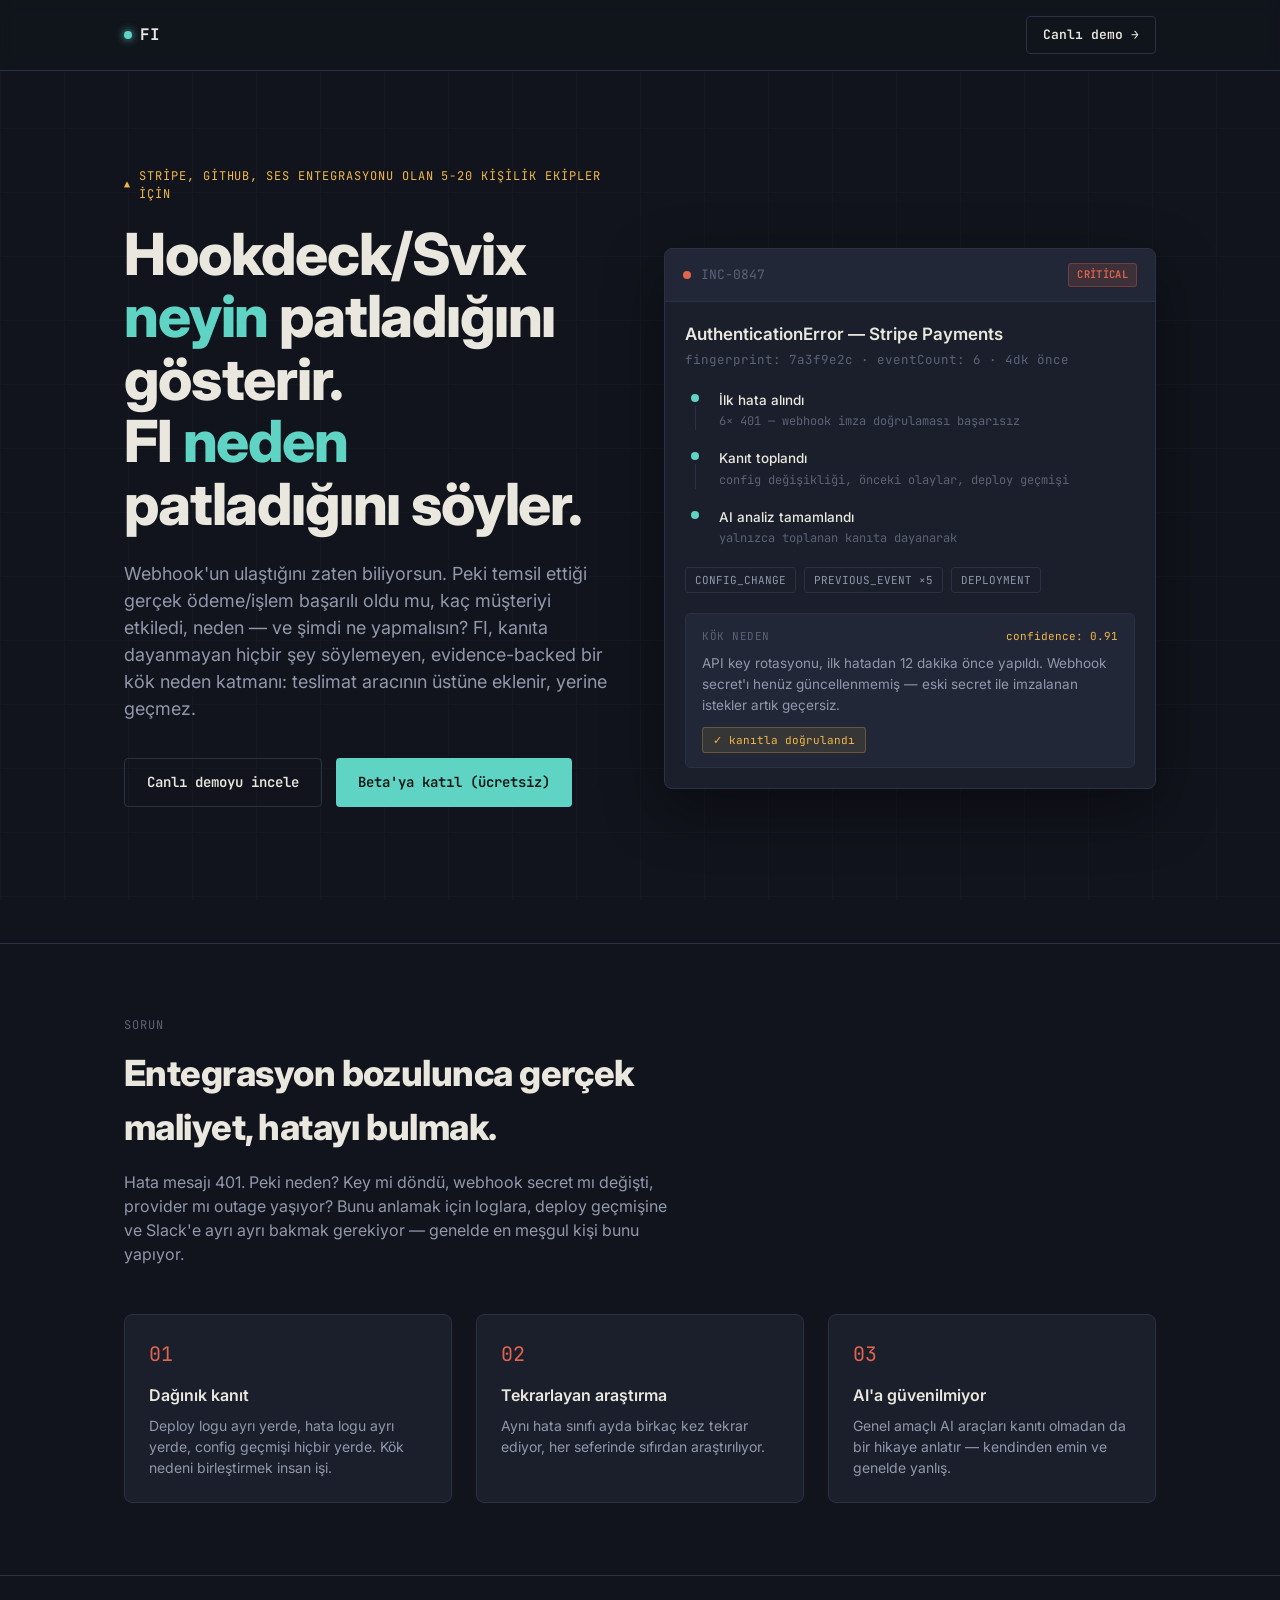
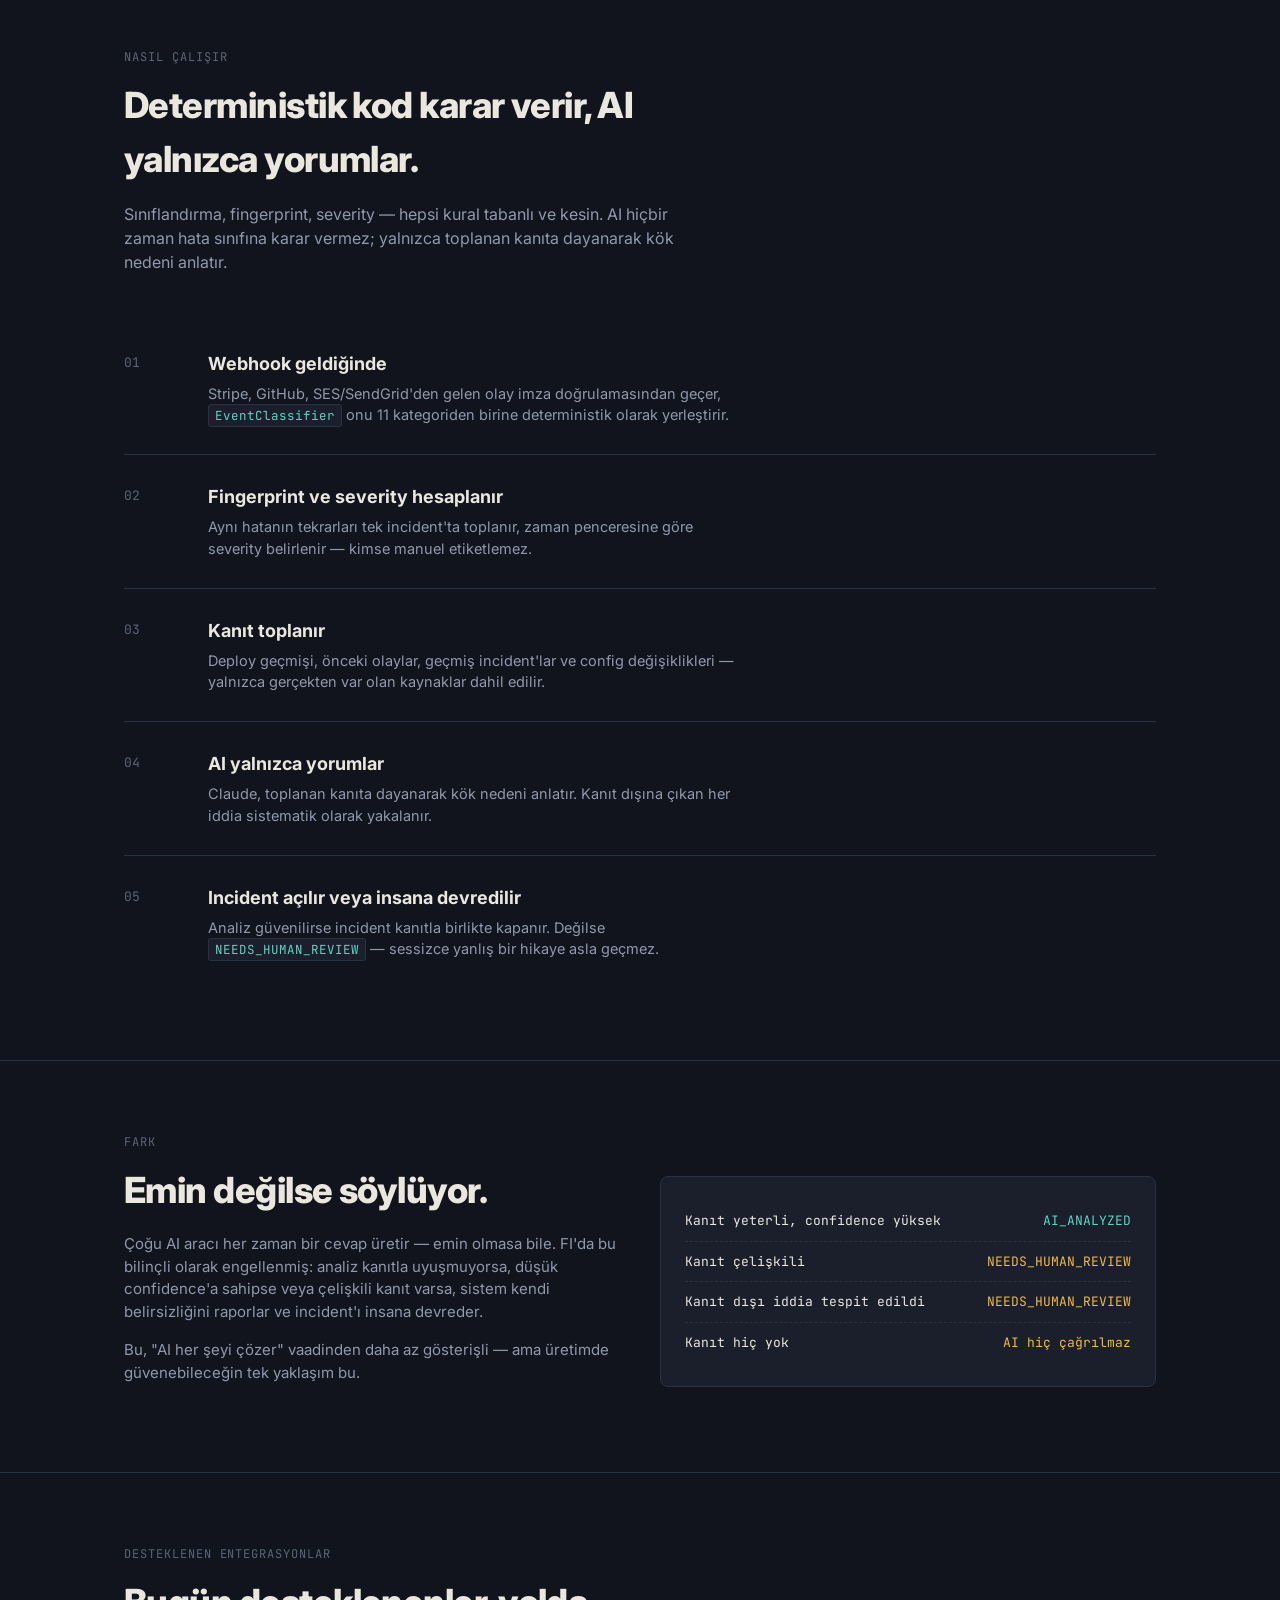
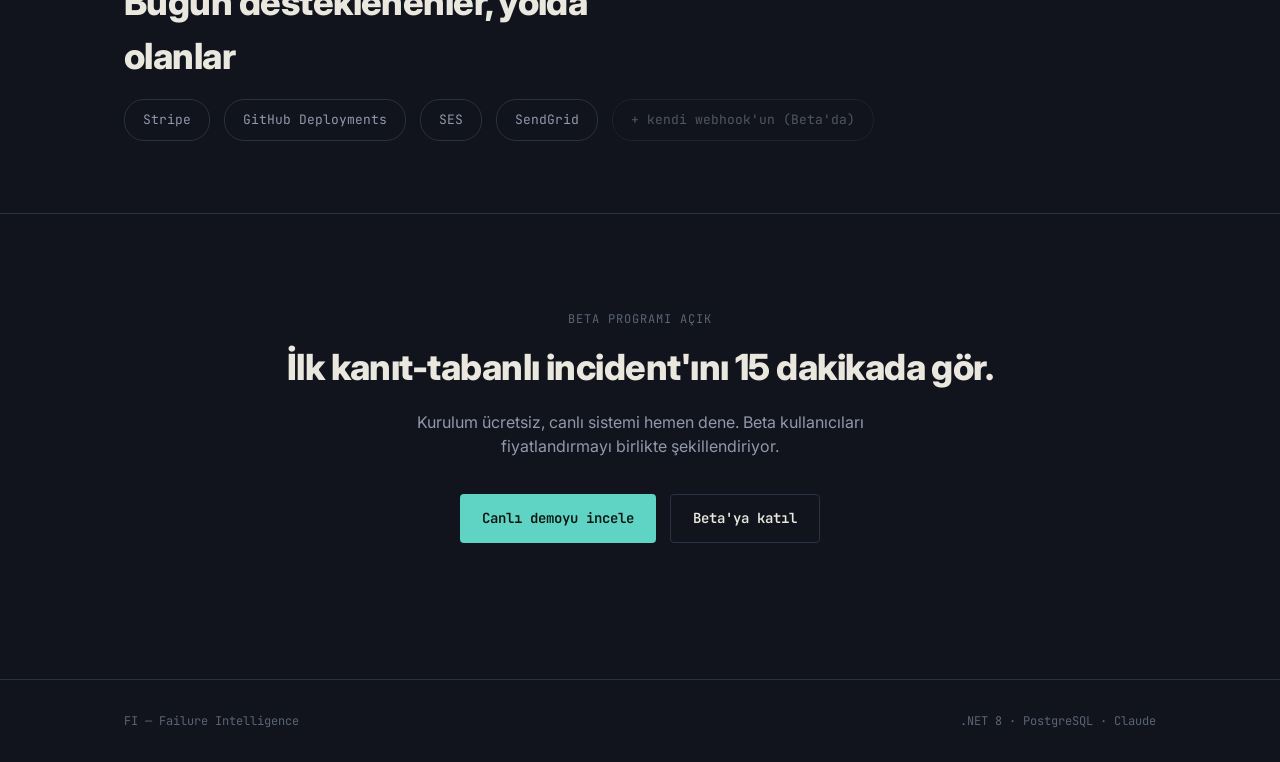
<file: landing/index.html>
<!DOCTYPE html>
<html lang="tr">
<head>
<meta charset="UTF-8">
<meta name="viewport" content="width=device-width, initial-scale=1.0">
<title>FI — Entegrasyon bozulduğunda tahmin etme, kanıtla</title>
<link rel="preconnect" href="https://fonts.googleapis.com">
<link href="https://fonts.googleapis.com/css2?family=JetBrains+Mono:wght@400;500;600;700&family=Inter:wght@400;500;600;700;800&display=swap" rel="stylesheet">
<style>
  :root {
    --bg: #11141c;
    --surface: #1a1f2b;
    --surface-2: #212736;
    --border: #2b3144;
    --text: #e9e7de;
    --text-dim: #9198ac;
    --text-faint: #5b6376;
    --amber: #f2b84b;
    --teal: #5fd4c4;
    --red: #e0654f;
    --mono: 'JetBrains Mono', monospace;
    --sans: 'Inter', sans-serif;
  }
  * { box-sizing: border-box; margin: 0; padding: 0; }
  html { scroll-behavior: smooth; }
  body {
    background: var(--bg);
    color: var(--text);
    font-family: var(--sans);
    line-height: 1.5;
    -webkit-font-smoothing: antialiased;
  }
  body::before {
    content: "";
    position: fixed;
    inset: 0;
    background-image:
      linear-gradient(var(--border) 1px, transparent 1px),
      linear-gradient(90deg, var(--border) 1px, transparent 1px);
    background-size: 64px 64px;
    opacity: 0.15;
    pointer-events: none;
    z-index: 0;
  }
  .wrap { max-width: 1080px; margin: 0 auto; padding: 0 24px; position: relative; z-index: 1; }

  a { color: inherit; }
  a:focus-visible, button:focus-visible { outline: 2px solid var(--teal); outline-offset: 3px; }

  /* NAV */
  nav {
    position: sticky; top: 0; z-index: 10;
    background: rgba(17,20,28,0.85);
    backdrop-filter: blur(8px);
    border-bottom: 1px solid var(--border);
  }
  nav .wrap { display: flex; align-items: center; justify-content: space-between; padding: 16px 24px; }
  .logo { font-family: var(--mono); font-weight: 700; font-size: 16px; letter-spacing: 0.02em; display: flex; align-items: center; gap: 8px; }
  .logo .dot { width: 8px; height: 8px; border-radius: 50%; background: var(--teal); box-shadow: 0 0 8px var(--teal); }
  .nav-cta {
    font-family: var(--mono); font-size: 13px; font-weight: 600;
    padding: 8px 16px; border: 1px solid var(--border); border-radius: 4px;
    text-decoration: none; color: var(--text); transition: border-color 0.15s;
  }
  .nav-cta:hover { border-color: var(--teal); }

  /* HERO */
  header.hero { padding: 96px 0 72px; }
  .eyebrow {
    font-family: var(--mono); font-size: 12px; color: var(--amber);
    letter-spacing: 0.08em; text-transform: uppercase; margin-bottom: 20px;
    display: flex; align-items: center; gap: 8px;
  }
  .eyebrow::before { content: "▲"; font-size: 10px; }
  h1 {
    font-family: var(--sans); font-weight: 800; font-size: clamp(34px, 5.2vw, 58px);
    line-height: 1.08; letter-spacing: -0.02em; max-width: 15ch; margin-bottom: 24px;
  }
  h1 em { font-style: normal; color: var(--teal); }
  .hero-sub {
    font-size: 18px; color: var(--text-dim); max-width: 46ch; margin-bottom: 36px;
  }
  .cta-row { display: flex; gap: 14px; flex-wrap: wrap; margin-bottom: 64px; }
  .btn {
    font-family: var(--mono); font-weight: 600; font-size: 14px;
    padding: 13px 22px; border-radius: 4px; text-decoration: none;
    display: inline-flex; align-items: center; gap: 8px; transition: transform 0.12s, box-shadow 0.12s;
  }
  .btn-primary { background: var(--teal); color: #0c1410; }
  .btn-primary:hover { transform: translateY(-1px); box-shadow: 0 4px 20px rgba(95,212,196,0.25); }
  .btn-secondary { border: 1px solid var(--border); color: var(--text); }
  .btn-secondary:hover { border-color: var(--text-dim); }

  /* INCIDENT CARD — signature element */
  .incident-card {
    background: var(--surface); border: 1px solid var(--border); border-radius: 8px;
    overflow: hidden; box-shadow: 0 20px 60px rgba(0,0,0,0.4);
  }
  .incident-head {
    display: flex; align-items: center; justify-content: space-between;
    padding: 14px 18px; border-bottom: 1px solid var(--border); background: var(--surface-2);
  }
  .incident-head-left { display: flex; align-items: center; gap: 10px; font-family: var(--mono); font-size: 13px; }
  .sev-dot { width: 8px; height: 8px; border-radius: 50%; background: var(--red); animation: pulse 2s infinite; }
  @keyframes pulse { 0%,100% { opacity: 1; } 50% { opacity: 0.4; } }
  .incident-id { color: var(--text-faint); }
  .badge {
    font-family: var(--mono); font-size: 10.5px; font-weight: 600; padding: 3px 8px;
    border-radius: 3px; text-transform: uppercase; letter-spacing: 0.03em;
  }
  .badge-critical { background: rgba(224,101,79,0.15); color: var(--red); border: 1px solid rgba(224,101,79,0.3); }
  .incident-body { padding: 20px; }
  .incident-title { font-size: 17px; font-weight: 600; margin-bottom: 4px; }
  .incident-meta { font-family: var(--mono); font-size: 12.5px; color: var(--text-faint); margin-bottom: 20px; }
  .timeline { display: flex; flex-direction: column; gap: 0; margin-bottom: 20px; }
  .tl-step { display: flex; gap: 14px; position: relative; padding-bottom: 18px; }
  .tl-step:last-child { padding-bottom: 0; }
  .tl-marker {
    width: 20px; display: flex; flex-direction: column; align-items: center; flex-shrink: 0;
  }
  .tl-marker .node { width: 8px; height: 8px; border-radius: 50%; background: var(--teal); margin-top: 4px; }
  .tl-marker .line { flex: 1; width: 1px; background: var(--border); margin-top: 4px; }
  .tl-step:last-child .line { display: none; }
  .tl-content { font-size: 13.5px; }
  .tl-content .t-label { color: var(--text); font-weight: 500; }
  .tl-content .t-detail { color: var(--text-faint); font-family: var(--mono); font-size: 12px; margin-top: 2px; }
  .evidence-strip {
    display: flex; gap: 8px; flex-wrap: wrap; margin-bottom: 20px;
  }
  .ev-chip {
    font-family: var(--mono); font-size: 11px; color: var(--text-dim);
    border: 1px solid var(--border); border-radius: 3px; padding: 4px 9px;
  }
  .analysis-box {
    background: var(--surface-2); border: 1px solid var(--border); border-radius: 6px; padding: 14px 16px;
  }
  .analysis-head { display: flex; justify-content: space-between; align-items: center; margin-bottom: 8px; }
  .analysis-label { font-family: var(--mono); font-size: 11px; color: var(--text-faint); text-transform: uppercase; letter-spacing: 0.05em; }
  .confidence { font-family: var(--mono); font-size: 11px; color: var(--amber); }
  .analysis-text { font-size: 13.5px; color: var(--text-dim); line-height: 1.55; margin-bottom: 10px; }
  .review-badge {
    display: inline-flex; align-items: center; gap: 6px;
    font-family: var(--mono); font-size: 11px; color: var(--amber);
    background: rgba(242,184,75,0.1); border: 1px solid rgba(242,184,75,0.25);
    padding: 4px 10px; border-radius: 3px;
  }

  /* SECTIONS */
  section { padding: 72px 0; border-top: 1px solid var(--border); }
  .section-eyebrow {
    font-family: var(--mono); font-size: 12px; color: var(--text-faint);
    text-transform: uppercase; letter-spacing: 0.08em; margin-bottom: 12px;
  }
  h2 { font-size: clamp(26px, 3.4vw, 36px); font-weight: 800; letter-spacing: -0.015em; max-width: 22ch; margin-bottom: 16px; }
  .section-sub { color: var(--text-dim); font-size: 16px; max-width: 56ch; margin-bottom: 48px; }

  /* PROBLEM */
  .problem-grid { display: grid; grid-template-columns: repeat(3, 1fr); gap: 24px; }
  .problem-card { padding: 24px; background: var(--surface); border: 1px solid var(--border); border-radius: 8px; }
  .problem-card .icon { font-family: var(--mono); color: var(--red); font-size: 20px; margin-bottom: 14px; }
  .problem-card h3 { font-size: 16px; font-weight: 600; margin-bottom: 8px; }
  .problem-card p { font-size: 14px; color: var(--text-dim); }

  /* HOW IT WORKS */
  .steps { display: flex; flex-direction: column; }
  .step {
    display: grid; grid-template-columns: 64px 1fr; gap: 20px;
    padding: 28px 0; border-bottom: 1px solid var(--border);
  }
  .step:last-child { border-bottom: none; }
  .step-num { font-family: var(--mono); font-size: 13px; color: var(--text-faint); padding-top: 3px; }
  .step-body h3 { font-size: 18px; font-weight: 700; margin-bottom: 6px; }
  .step-body p { color: var(--text-dim); font-size: 14.5px; max-width: 60ch; }
  .step-body code {
    font-family: var(--mono); font-size: 12.5px; background: var(--surface); border: 1px solid var(--border);
    padding: 2px 6px; border-radius: 3px; color: var(--teal);
  }

  /* HONESTY */
  .honesty-panel {
    display: grid; grid-template-columns: 1fr 1fr; gap: 40px; align-items: center;
  }
  .honesty-panel p { color: var(--text-dim); font-size: 15px; margin-bottom: 16px; }
  .honesty-visual {
    background: var(--surface); border: 1px solid var(--border); border-radius: 8px; padding: 24px;
    font-family: var(--mono); font-size: 13px;
  }
  .honesty-line { display: flex; justify-content: space-between; padding: 10px 0; border-bottom: 1px dashed var(--border); }
  .honesty-line:last-child { border-bottom: none; }
  .honesty-ok { color: var(--teal); }
  .honesty-warn { color: var(--amber); }

  /* INTEGRATIONS */
  .integrations-row { display: flex; gap: 14px; flex-wrap: wrap; }
  .integration-pill {
    font-family: var(--mono); font-size: 13px; padding: 10px 18px;
    border: 1px solid var(--border); border-radius: 20px; color: var(--text-dim);
  }

  /* CTA FOOTER */
  .cta-final { text-align: center; padding: 96px 0 72px; }
  .cta-final h2 { max-width: none; margin: 0 auto 16px; }
  .cta-final .section-sub { margin: 0 auto 36px; }
  .cta-final .cta-row { justify-content: center; }

  footer {
    border-top: 1px solid var(--border); padding: 32px 0;
    display: flex; justify-content: space-between; align-items: center;
    font-family: var(--mono); font-size: 12px; color: var(--text-faint); flex-wrap: wrap; gap: 12px;
  }

  @media (max-width: 760px) {
    .problem-grid { grid-template-columns: 1fr; }
    .honesty-panel { grid-template-columns: 1fr; }
    .hero-grid { grid-template-columns: 1fr !important; }
  }
  .hero-grid { display: grid; grid-template-columns: 1fr 1fr; gap: 48px; align-items: center; }
</style>
</head>
<body>

<nav>
  <div class="wrap">
    <div class="logo"><span class="dot"></span>FI</div>
    <a class="nav-cta" href="https://fi-api-0bif.onrender.com/Demo/GoldenIncident" target="_blank" rel="noopener">Canlı demo →</a>
  </div>
</nav>

<header class="hero">
  <div class="wrap hero-grid">
    <div>
      <div class="eyebrow">Stripe, GitHub, SES entegrasyonu olan 5-20 kişilik ekipler için</div>
      <h1>Hookdeck/Svix <em>neyin</em> patladığını gösterir.<br>FI <em>neden</em> patladığını söyler.</h1>
      <p class="hero-sub">
        Webhook'un ulaştığını zaten biliyorsun. Peki temsil ettiği gerçek ödeme/işlem başarılı
        oldu mu, kaç müşteriyi etkiledi, neden — ve şimdi ne yapmalısın? FI, kanıta dayanmayan
        hiçbir şey söylemeyen, evidence-backed bir kök neden katmanı: teslimat aracının üstüne
        eklenir, yerine geçmez.
      </p>
      <div class="cta-row">
        <a class="btn btn-secondary" href="https://fi-api-0bif.onrender.com/Demo/GoldenIncident" target="_blank" rel="noopener">Canlı demoyu incele</a>
        <a class="btn btn-primary" href="mailto:muratberatkeskin@gmail.com?subject=FI%20Beta%20Erişimi&body=Merhaba%2C%20FI%20beta%20programına%20katılmak%20istiyorum.%0A%0AKullandığımız%20entegrasyonlar%3A%0AEkip%20büyüklüğü%3A">Beta'ya katıl (ücretsiz)</a>
      </div>
    </div>

    <div class="incident-card">
      <div class="incident-head">
        <div class="incident-head-left">
          <span class="sev-dot"></span>
          <span class="incident-id">INC-0847</span>
        </div>
        <span class="badge badge-critical">Critical</span>
      </div>
      <div class="incident-body">
        <div class="incident-title">AuthenticationError — Stripe Payments</div>
        <div class="incident-meta">fingerprint: 7a3f9e2c · eventCount: 6 · 4dk önce</div>

        <div class="timeline">
          <div class="tl-step">
            <div class="tl-marker"><div class="node"></div><div class="line"></div></div>
            <div class="tl-content">
              <div class="t-label">İlk hata alındı</div>
              <div class="t-detail">6× 401 — webhook imza doğrulaması başarısız</div>
            </div>
          </div>
          <div class="tl-step">
            <div class="tl-marker"><div class="node"></div><div class="line"></div></div>
            <div class="tl-content">
              <div class="t-label">Kanıt toplandı</div>
              <div class="t-detail">config değişikliği, önceki olaylar, deploy geçmişi</div>
            </div>
          </div>
          <div class="tl-step">
            <div class="tl-marker"><div class="node"></div></div>
            <div class="tl-content">
              <div class="t-label">AI analiz tamamlandı</div>
              <div class="t-detail">yalnızca toplanan kanıta dayanarak</div>
            </div>
          </div>
        </div>

        <div class="evidence-strip">
          <span class="ev-chip">CONFIG_CHANGE</span>
          <span class="ev-chip">PREVIOUS_EVENT ×5</span>
          <span class="ev-chip">DEPLOYMENT</span>
        </div>

        <div class="analysis-box">
          <div class="analysis-head">
            <span class="analysis-label">Kök neden</span>
            <span class="confidence">confidence: 0.91</span>
          </div>
          <div class="analysis-text">
            API key rotasyonu, ilk hatadan 12 dakika önce yapıldı. Webhook secret'ı henüz
            güncellenmemiş — eski secret ile imzalanan istekler artık geçersiz.
          </div>
          <span class="review-badge">✓ kanıtla doğrulandı</span>
        </div>
      </div>
    </div>
  </div>
</header>

<section id="problem">
  <div class="wrap">
    <div class="section-eyebrow">Sorun</div>
    <h2>Entegrasyon bozulunca gerçek maliyet, hatayı bulmak.</h2>
    <p class="section-sub">
      Hata mesajı 401. Peki neden? Key mi döndü, webhook secret mı değişti, provider mı
      outage yaşıyor? Bunu anlamak için loglara, deploy geçmişine ve Slack'e ayrı ayrı bakmak
      gerekiyor — genelde en meşgul kişi bunu yapıyor.
    </p>
    <div class="problem-grid">
      <div class="problem-card">
        <div class="icon">01</div>
        <h3>Dağınık kanıt</h3>
        <p>Deploy logu ayrı yerde, hata logu ayrı yerde, config geçmişi hiçbir yerde. Kök nedeni birleştirmek insan işi.</p>
      </div>
      <div class="problem-card">
        <div class="icon">02</div>
        <h3>Tekrarlayan araştırma</h3>
        <p>Aynı hata sınıfı ayda birkaç kez tekrar ediyor, her seferinde sıfırdan araştırılıyor.</p>
      </div>
      <div class="problem-card">
        <div class="icon">03</div>
        <h3>AI'a güvenilmiyor</h3>
        <p>Genel amaçlı AI araçları kanıtı olmadan da bir hikaye anlatır — kendinden emin ve genelde yanlış.</p>
      </div>
    </div>
  </div>
</section>

<section id="how">
  <div class="wrap">
    <div class="section-eyebrow">Nasıl çalışır</div>
    <h2>Deterministik kod karar verir, AI yalnızca yorumlar.</h2>
    <p class="section-sub">
      Sınıflandırma, fingerprint, severity — hepsi kural tabanlı ve kesin. AI hiçbir zaman
      hata sınıfına karar vermez; yalnızca toplanan kanıta dayanarak kök nedeni anlatır.
    </p>
    <div class="steps">
      <div class="step">
        <div class="step-num">01</div>
        <div class="step-body">
          <h3>Webhook geldiğinde</h3>
          <p>Stripe, GitHub, SES/SendGrid'den gelen olay imza doğrulamasından geçer, <code>EventClassifier</code> onu 11 kategoriden birine deterministik olarak yerleştirir.</p>
        </div>
      </div>
      <div class="step">
        <div class="step-num">02</div>
        <div class="step-body">
          <h3>Fingerprint ve severity hesaplanır</h3>
          <p>Aynı hatanın tekrarları tek incident'ta toplanır, zaman penceresine göre severity belirlenir — kimse manuel etiketlemez.</p>
        </div>
      </div>
      <div class="step">
        <div class="step-num">03</div>
        <div class="step-body">
          <h3>Kanıt toplanır</h3>
          <p>Deploy geçmişi, önceki olaylar, geçmiş incident'lar ve config değişiklikleri — yalnızca gerçekten var olan kaynaklar dahil edilir.</p>
        </div>
      </div>
      <div class="step">
        <div class="step-num">04</div>
        <div class="step-body">
          <h3>AI yalnızca yorumlar</h3>
          <p>Claude, toplanan kanıta dayanarak kök nedeni anlatır. Kanıt dışına çıkan her iddia sistematik olarak yakalanır.</p>
        </div>
      </div>
      <div class="step">
        <div class="step-num">05</div>
        <div class="step-body">
          <h3>Incident açılır veya insana devredilir</h3>
          <p>Analiz güvenilirse incident kanıtla birlikte kapanır. Değilse <code>NEEDS_HUMAN_REVIEW</code> — sessizce yanlış bir hikaye asla geçmez.</p>
        </div>
      </div>
    </div>
  </div>
</section>

<section id="honesty">
  <div class="wrap">
    <div class="section-eyebrow">Fark</div>
    <div class="honesty-panel">
      <div>
        <h2>Emin değilse söylüyor.</h2>
        <p>Çoğu AI aracı her zaman bir cevap üretir — emin olmasa bile. FI'da bu bilinçli olarak engellenmiş: analiz kanıtla uyuşmuyorsa, düşük confidence'a sahipse veya çelişkili kanıt varsa, sistem kendi belirsizliğini raporlar ve incident'ı insana devreder.</p>
        <p>Bu, "AI her şeyi çözer" vaadinden daha az gösterişli — ama üretimde güvenebileceğin tek yaklaşım bu.</p>
      </div>
      <div class="honesty-visual">
        <div class="honesty-line"><span>Kanıt yeterli, confidence yüksek</span><span class="honesty-ok">AI_ANALYZED</span></div>
        <div class="honesty-line"><span>Kanıt çelişkili</span><span class="honesty-warn">NEEDS_HUMAN_REVIEW</span></div>
        <div class="honesty-line"><span>Kanıt dışı iddia tespit edildi</span><span class="honesty-warn">NEEDS_HUMAN_REVIEW</span></div>
        <div class="honesty-line"><span>Kanıt hiç yok</span><span class="honesty-warn">AI hiç çağrılmaz</span></div>
      </div>
    </div>
  </div>
</section>

<section id="integrations">
  <div class="wrap">
    <div class="section-eyebrow">Desteklenen entegrasyonlar</div>
    <h2>Bugün desteklenenler, yolda olanlar</h2>
    <div class="integrations-row">
      <span class="integration-pill">Stripe</span>
      <span class="integration-pill">GitHub Deployments</span>
      <span class="integration-pill">SES</span>
      <span class="integration-pill">SendGrid</span>
      <span class="integration-pill" style="opacity:0.5">+ kendi webhook'un (Beta'da)</span>
    </div>
  </div>
</section>

<section class="cta-final">
  <div class="wrap">
    <div class="section-eyebrow" style="text-align:center">Beta programı açık</div>
    <h2>İlk kanıt-tabanlı incident'ını 15 dakikada gör.</h2>
    <p class="section-sub">Kurulum ücretsiz, canlı sistemi hemen dene. Beta kullanıcıları fiyatlandırmayı birlikte şekillendiriyor.</p>
    <div class="cta-row">
      <a class="btn btn-primary" href="https://fi-api-0bif.onrender.com/Demo/GoldenIncident" target="_blank" rel="noopener">Canlı demoyu incele</a>
      <a class="btn btn-secondary" href="mailto:muratberatkeskin@gmail.com?subject=FI%20Beta%20Erişimi&body=Merhaba%2C%20FI%20beta%20programına%20katılmak%20istiyorum.%0A%0AKullandığımız%20entegrasyonlar%3A%0AEkip%20büyüklüğü%3A">Beta'ya katıl</a>
    </div>
  </div>
</section>

<footer>
  <div class="wrap" style="display:flex; justify-content:space-between; width:100%; flex-wrap:wrap; gap:12px;">
    <span>FI — Failure Intelligence</span>
    <span>.NET 8 · PostgreSQL · Claude</span>
  </div>
</footer>

</body>
</html>
</file>
